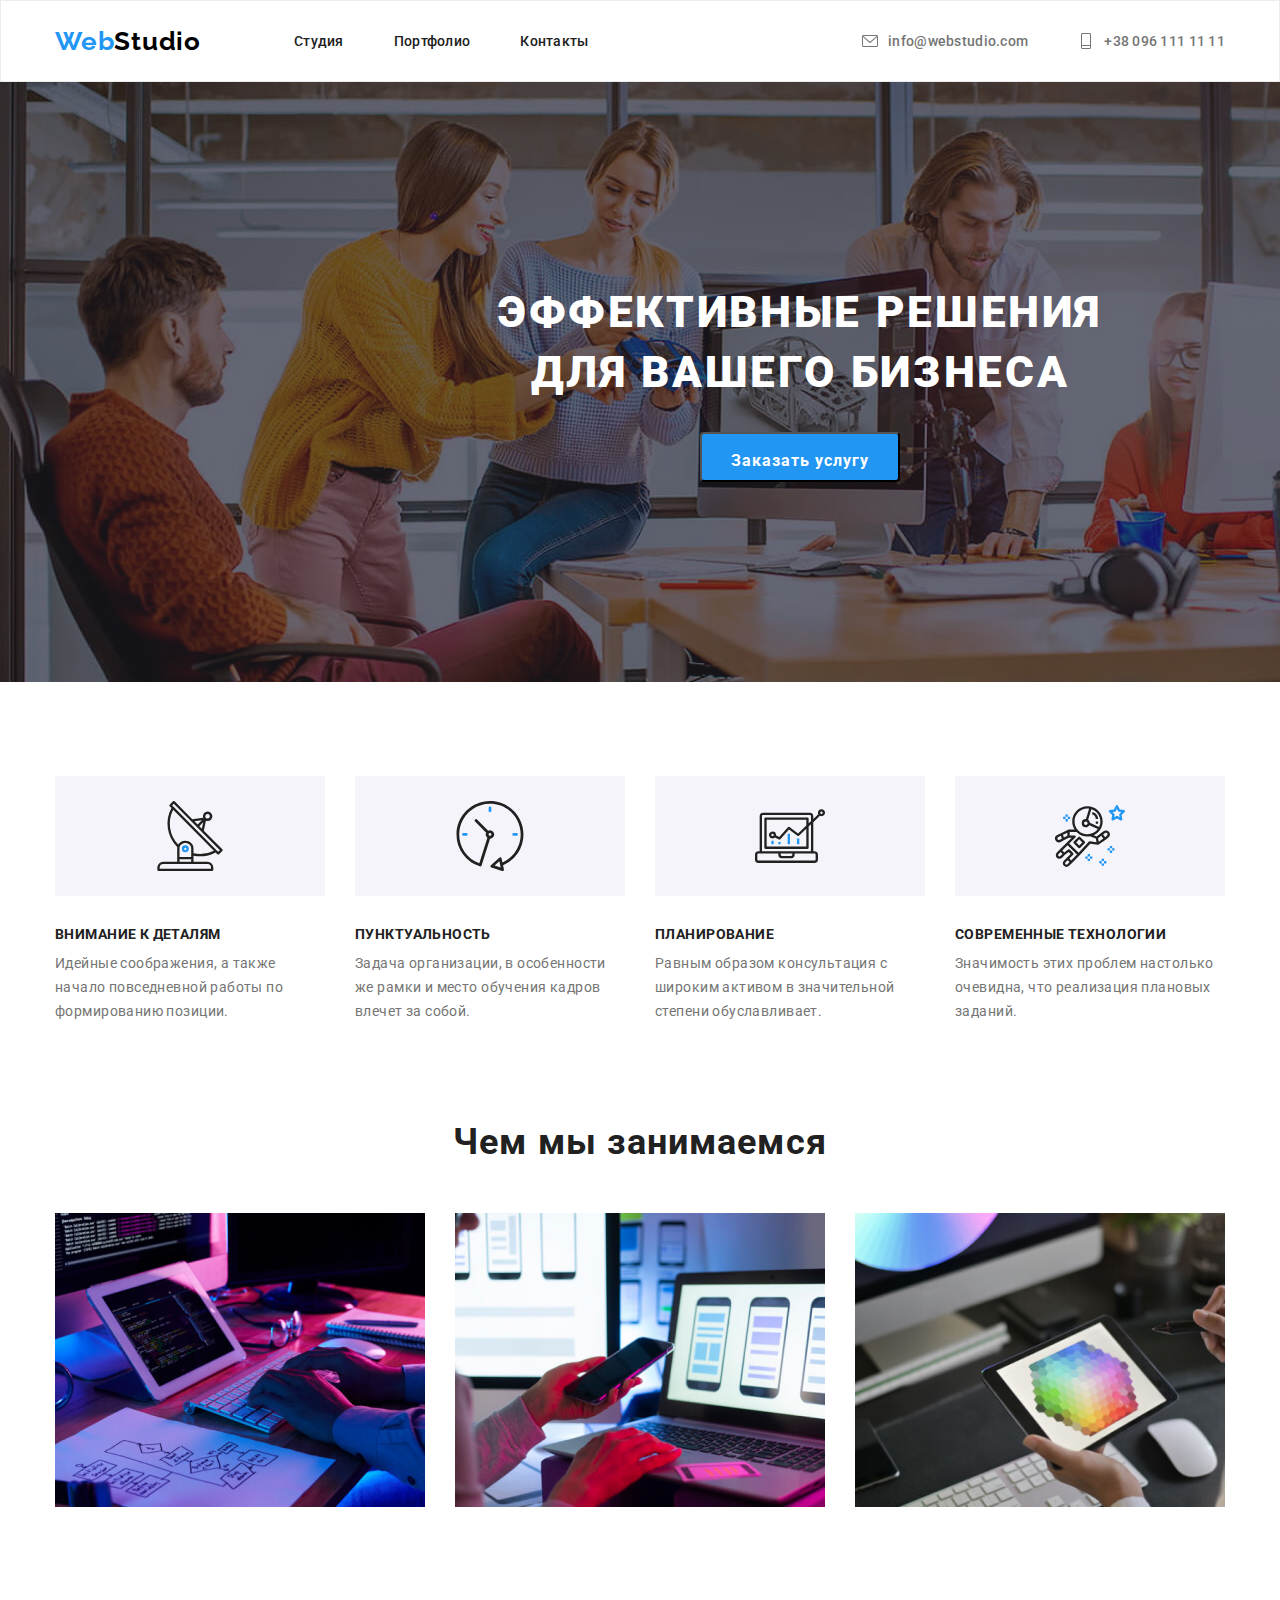
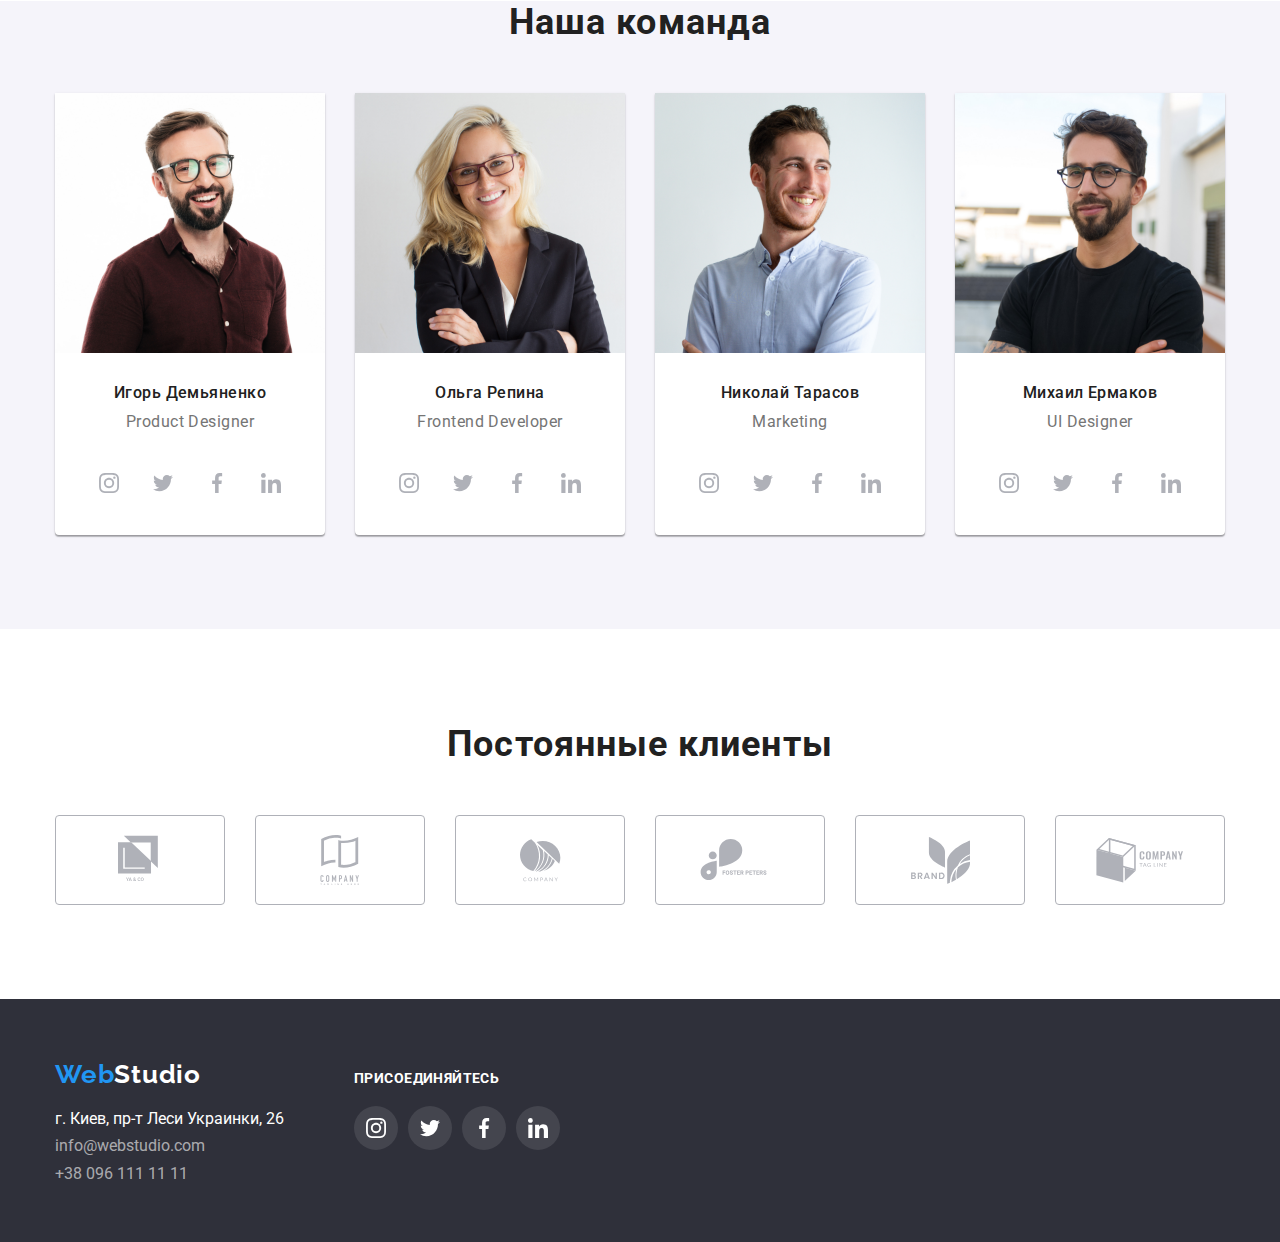
<file: index.html>
<!DOCTYPE html>
<html lang="ru">
  <head>
    <meta charset="UTF-8" />
    <meta name="viewport" content="width=device-width, initial-scale=1.0" />
    <title>WebStudio</title>
    <link
      rel="stylesheet"
      href="https://cdnjs.cloudflare.com/ajax/libs/modern-normalize/1.0.0/modern-normalize.css"
    />
    <link
      href="https://fonts.googleapis.com/css2?family=Raleway:wght@700&family=Roboto:wght@400;500;700;900&display=swap"
      rel="stylesheet"
    />
    <link rel="stylesheet" href="./css/styles.css" />
  </head>
  <body>
    <!-------------------Header------------------------->
    <header class="header">
      <div class="conteiner">
        <nav class="navigation">
          <a
            class="logo link"
            href="./index.html"
            aria-label="логотип веб студии"
            >Web<span class="logo-light-theme">Studio</span>
          </a>
          <ul class="navigation-list list">
            <li class="navigation-list-item">
              <a class="navigation-list-link link" href="">Студия</a>
            </li>
            <li class="navigation-list-item">
              <a class="navigation-list-link link" href="./portfolio.html"
                >Портфолио</a
              >
            </li>
            <li class="navigation-list-item">
              <a class="navigation-list-link link" href="">Контакты</a>
            </li>
          </ul>
        </nav>
        <address class="address">
          <ul class="address-list list">
            <li class="address-item">
              <a class="address-link link" href="mailto:info@webstudio.com">
                <svg class="address-link-icon">
                  <use href="./images/sprite.svg#mail"></use>
                </svg>
                info@webstudio.com
              </a>
            </li>
            <li class="address-item">
              <a class="address-link link" href="tel:+380961111111">
                <svg class="address-link-icon">
                  <use href="./images/sprite.svg#phone"></use>
                </svg>
                +38 096 111 11 11
              </a>
            </li>
          </ul>
        </address>
      </div>
    </header>

    <main>
      <!------------------Hero------------------>
      <section class="hero">
        <div class="conteiner">
          <h1 class="hero-title">Эффективные решения для вашего бизнеса</h1>
          <button class="modal-button" type="button">Заказать услугу</button>
        </div>
      </section>

      <!----------------How we work------------->
      <section class="how-we-work">
        <div class="conteiner">
          <ul class="how-we-work-list list">
            <li class="how-we-work-item">
              <h3 class="how-we-work-title">Внимание к деталям</h3>
              <p class="how-we-work-text">
                Идейные соображения, а также начало повседневной работы по
                формированию позиции.
              </p>
            </li>
            <li class="how-we-work-item">
              <h3 class="how-we-work-title">Пунктуальность</h3>
              <p class="how-we-work-text">
                Задача организации, в особенности же рамки и место обучения
                кадров влечет за собой.
              </p>
            </li>
            <li class="how-we-work-item">
              <h3 class="how-we-work-title">Планирование</h3>
              <p class="how-we-work-text">
                Равным образом консультация с широким активом в значительной
                степени обуславливает.
              </p>
            </li>
            <li class="how-we-work-item">
              <h3 class="how-we-work-title">Современные технологии</h3>
              <p class="how-we-work-text">
                Значимость этих проблем настолько очевидна, что реализация
                плановых заданий.
              </p>
            </li>
          </ul>
        </div>
      </section>

      <!--------------What are we doing----------------->
      <section class="we-do">
        <div class="conteiner">
          <h2 class="title">Чем мы занимаемся</h2>
          <ul class="we-do-list list">
            <li class="we-do-list-item">
              <img
                src="./images/what-we-do/img1.jpg"
                alt="разработчик набирает код на клавиатуре"
                width="370"
                height="294"
              />
            </li>
            <li class="we-do-list-item">
              <img
                src="./images/what-we-do/img2.jpg"
                alt="разработчик сравнивает отображение сайта на смартфоне и ноутбуке"
                width="370"
                height="294"
              />
            </li>
            <li class="we-do-list-item">
              <img
                src="./images/what-we-do/img3.jpg"
                alt="разработчик подбирает цвет на графическом планшете"
                width="370"
                height="294"
              />
            </li>
          </ul>
        </div>
      </section>

      <!--------------Our team-------------------------->
      <section class="our-team">
        <div class="conteiner">
          <h2 class="title">Наша команда</h2>
          <ul class="team-list list">
            <li class="team-item">
              <img
                src="./images/our-team/img1.jpg"
                alt="Игорь Демьяненко"
                width="270"
                height="260"
              />
              <h3 class="team-title">Игорь Демьяненко</h3>
              <p class="team-subtitle">Product Designer</p>
              <ul class="social-list list">
                <li class="social-list-item">
                  <a
                    class="social-list-link"
                    href="https://www.facebook.com/psn.office.z"
                    target="blanc"
                  >
                    <svg class="social-list-svg">
                      <use href="./images/sprite.svg#instagram"></use>
                    </svg>
                  </a>
                </li>
                <li class="social-list-item">
                  <a
                    class="social-list-link"
                    href="https://www.facebook.com/psn.office.z"
                    target="blanc"
                  >
                    <svg class="social-list-svg">
                      <use href="./images/sprite.svg#twitter"></use>
                    </svg>
                  </a>
                </li>
                <li class="social-list-item">
                  <a
                    class="social-list-link"
                    href="https://www.facebook.com/psn.office.z"
                    target="blanc"
                  >
                    <svg class="social-list-svg">
                      <use href="./images/sprite.svg#facebook"></use>
                    </svg>
                  </a>
                </li>
                <li class="social-list-item">
                  <a
                    class="social-list-link"
                    href="https://www.facebook.com/psn.office.z"
                    target="blanc"
                  >
                    <svg class="social-list-svg">
                      <use href="./images/sprite.svg#linkedin"></use>
                    </svg>
                  </a>
                </li>
              </ul>
            </li>
            <li class="team-item">
              <img
                src="./images/our-team/img2.jpg"
                alt="Ольга Репина"
                width="270"
                height="260"
              />
              <h3 class="team-title">Ольга Репина</h3>
              <p class="team-subtitle">Frontend Developer</p>
              <ul class="social-list list">
                <li class="social-list-item">
                  <a
                    class="social-list-link"
                    href="https://www.facebook.com/psn.office.z"
                    target="blanc">
                    <svg class="social-list-svg">
                      <use href="./images/sprite.svg#instagram"></use>
                    </svg>
                  </a>
                </li>
                <li class="social-list-item">
                  <a
                    class="social-list-link"
                    href="https://www.facebook.com/psn.office.z"
                    target="blanc"
                  >
                    <svg class="social-list-svg">
                      <use href="./images/sprite.svg#twitter"></use>
                    </svg>
                  </a>
                </li>
                <li class="social-list-item">
                  <a
                    class="social-list-link"
                    href="https://www.facebook.com/psn.office.z"
                    target="blanc"
                  >
                    <svg class="social-list-svg">
                      <use href="./images/sprite.svg#facebook"></use>
                    </svg>
                  </a>
                </li>
                <li class="social-list-item">
                  <a
                    class="social-list-link"
                    href="https://www.facebook.com/psn.office.z"
                    target="blanc"
                  >
                    <svg class="social-list-svg">
                      <use href="./images/sprite.svg#linkedin"></use>
                    </svg>
                  </a>
                </li>
              </ul>
            </li>
            <li class="team-item">
              <img
                src="./images/our-team/img3.jpg"
                alt="Николай Тарасов"
                width="270"
                height="260"
              />
              <h3 class="team-title">Николай Тарасов</h3>
              <p class="team-subtitle">Marketing</p>
              <ul class="social-list list">
                <li class="social-list-item">
                  <a
                    class="social-list-link"
                    href="https://www.facebook.com/psn.office.z"
                    target="blanc">
                    <svg class="social-list-svg">
                      <use href="./images/sprite.svg#instagram"></use>
                    </svg>
                  </a>
                </li>
                <li class="social-list-item">
                  <a
                    class="social-list-link"
                    href="https://www.facebook.com/psn.office.z"
                    target="blanc"
                  >
                    <svg class="social-list-svg">
                      <use href="./images/sprite.svg#twitter"></use>
                    </svg>
                  </a>
                </li>
                <li class="social-list-item">
                  <a
                    class="social-list-link"
                    href="https://www.facebook.com/psn.office.z"
                    target="blanc"
                  >
                    <svg class="social-list-svg">
                      <use href="./images/sprite.svg#facebook"></use>
                    </svg>
                  </a>
                </li>
                <li class="social-list-item">
                  <a
                    class="social-list-link"
                    href="https://www.facebook.com/psn.office.z"
                    target="blanc"
                  >
                    <svg class="social-list-svg">
                      <use href="./images/sprite.svg#linkedin"></use>
                    </svg>
                  </a>
                </li>
              </ul>
            </li>
            <li class="team-item">
              <img
                src="./images/our-team/img4.jpg"
                alt="Михаил Ермаков"
                width="270"
                height="260"
              />
              <h3 class="team-title">Михаил Ермаков</h3>
              <p class="team-subtitle">UI Designer</p>
              <ul class="social-list list">
                <li class="social-list-item">
                  <a
                    class="social-list-link"
                    href="https://www.facebook.com/psn.office.z"
                    target="blanc">
                    <svg class="social-list-svg">
                      <use href="./images/sprite.svg#instagram"></use>
                    </svg>
                  </a>
                </li>
                <li class="social-list-item">
                  <a
                    class="social-list-link"
                    href="https://www.facebook.com/psn.office.z"
                    target="blanc"
                  >
                    <svg class="social-list-svg">
                      <use href="./images/sprite.svg#twitter"></use>
                    </svg>
                  </a>
                </li>
                <li class="social-list-item">
                  <a
                    class="social-list-link"
                    href="https://www.facebook.com/psn.office.z"
                    target="blanc"
                  >
                    <svg class="social-list-svg">
                      <use href="./images/sprite.svg#facebook"></use>
                    </svg>
                  </a>
                </li>
                <li class="social-list-item">
                  <a
                    class="social-list-link"
                    href="https://www.facebook.com/psn.office.z"
                    target="blanc"
                  >
                    <svg class="social-list-svg">
                      <use href="./images/sprite.svg#linkedin"></use>
                    </svg>
                  </a>
                </li>
              </ul>
            </li>
          </ul>
        </div>
      </section>
      <!-------------------Clients----------------------->
      <section class="clients">
        <div class="conteiner">
          <h2 class="title">Постоянные клиенты</h2>
          <ul class="clients-list list">
            <li class="clients-list-item">
              <a class="clients-list-link" href="">
                <svg width="44" height="50" class="clients-list-svg">
                  <use href="./images/sprite.svg#logo-1"></use>
                </svg>
              </a>
            </li>
            <li class="clients-list-item">
              <a class="clients-list-link" href="">
                <svg width="40" height="50" class="clients-list-svg">
                  <use href="./images/sprite.svg#logo-2"></use>
                </svg>
              </a>
            </li>
            <li class="clients-list-item">
              <a class="clients-list-link" href="">
                <svg width="41" height="43" class="clients-list-svg">
                  <use href="./images/sprite.svg#logo-3"></use>
                </svg>
              </a>
            </li>
            <li class="clients-list-item">
              <a class="clients-list-link" href="">
                <svg width="80" height="42" class="clients-list-svg">
                  <use href="./images/sprite.svg#logo-4"></use>
                </svg>
              </a>
            </li>
            <li class="clients-list-item">
              <a class="clients-list-link" href="">
                <svg width="59" height="47" class="clients-list-svg">
                  <use href="./images/sprite.svg#logo-5"></use>
                </svg>
              </a>
            </li>
            <li class="clients-list-item">
              <a class="clients-list-link" href="">
                <svg width="88" height="45" class="clients-list-svg">
                  <use href="./images/sprite.svg#logo-6"></use>
                </svg>
              </a>
            </li>
          </ul>
        </div>
      </section>
    </main>

    <!-------------------Footer----------------------->
    <footer class="footer">
      <div class="conteiner">
        <div class="footer-conteiner">
          <div class="footer-address">
            <a class="logo link" href="./index.html" aria-label="логотип веб студии">Web<span
                class="logo-dark-theme">Studio</span>
            </a>
            <address class="address">
              <ul class="addres-list list">
                <li class="address-item">
                  <a class="address-link-map link" href="https://goo.gl/maps/ERs9jYJyFuvsWHTVA" target="blank">г. Киев, пр-т
                    Леси Украинки, 26</a>
                </li>
                <li class="address-item">
                  <a class="address-link-mail link" href="mailto:info@webstudio.com">info@webstudio.com</a>
                </li>
                <li class="address-item">
                  <a class="address-link-phone link" href="tel:+380961111111">+38 096 111 11 11</a>
                </li>
              </ul>
            </address>
          </div>
          <div class="footer-social-links">
            <h3 class="social-links-title">ПРИСОЕДИНЯЙТЕСЬ</h3>
            <ul class="social-links-list list">
              <li class="social-list-item">
                <a class="social-list-link" href="https://www.facebook.com/psn.office.z" target="blanc">
                  <svg class="social-list-svg">
                    <use href="./images/sprite.svg#instagram"></use>
                  </svg>
                </a>
              </li>
              <li class="social-list-item">
                <a class="social-list-link" href="https://www.facebook.com/psn.office.z" target="blanc">
                  <svg class="social-list-svg">
                    <use href="./images/sprite.svg#twitter"></use>
                  </svg>
                </a>
              </li>
              <li class="social-list-item">
                <a class="social-list-link" href="https://www.facebook.com/psn.office.z" target="blanc">
                  <svg class="social-list-svg">
                    <use href="./images/sprite.svg#facebook"></use>
                  </svg>
                </a>
              </li>
              <li class="social-list-item">
                <a class="social-list-link" href="https://www.facebook.com/psn.office.z" target="blanc">
                  <svg class="social-list-svg">
                    <use href="./images/sprite.svg#linkedin"></use>
                  </svg>
                </a>
              </li>
            </ul>
    
          </div>
        </div>
      </div>
    </footer>
  </body>
</html>
</file>
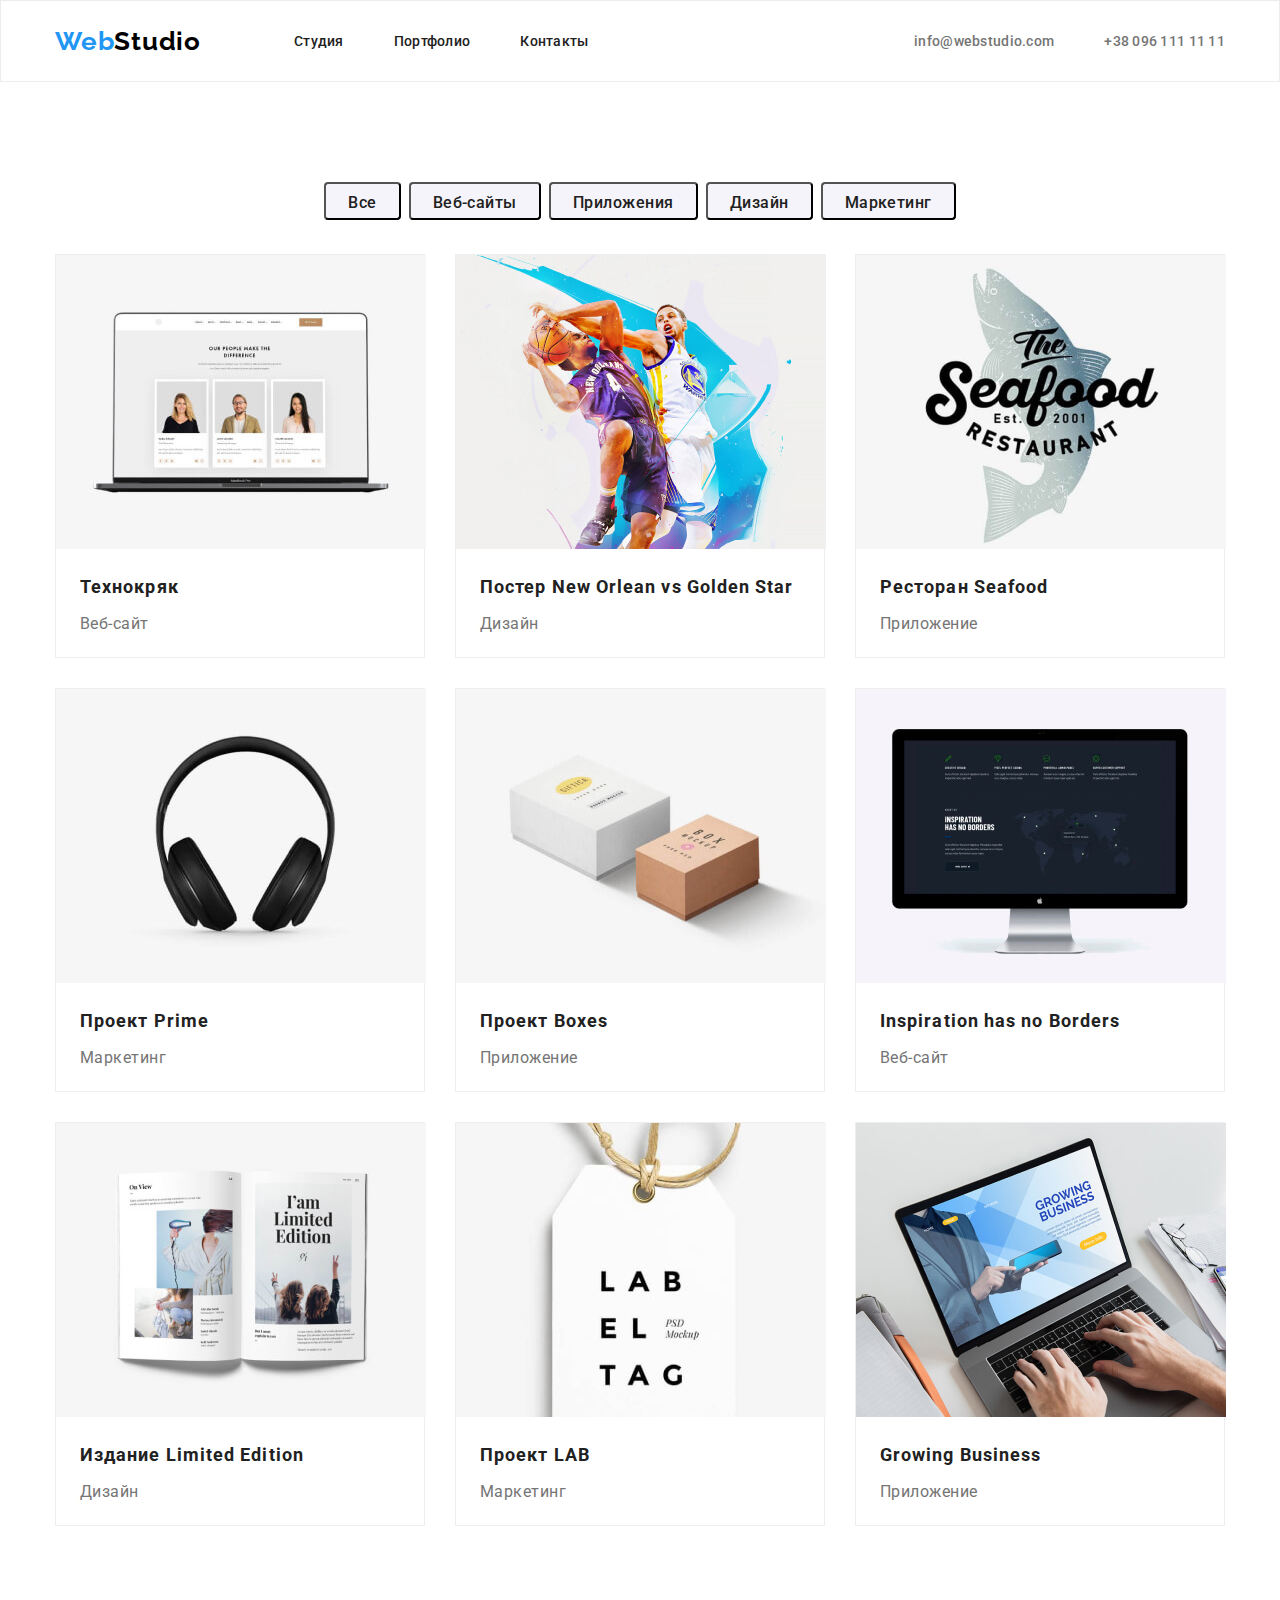
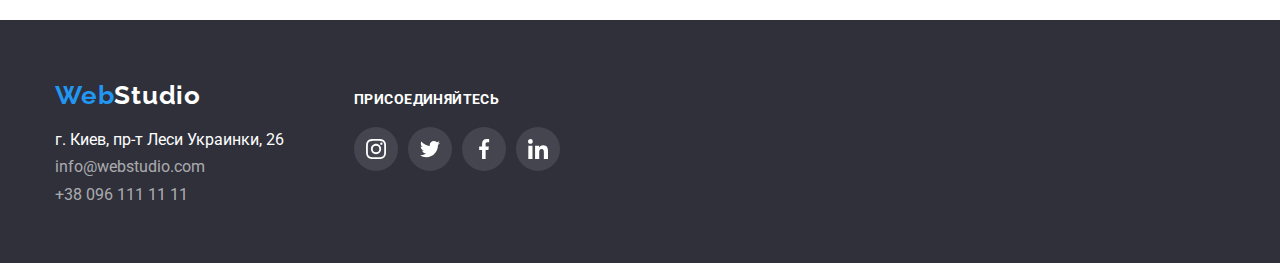
<file: portfolio.html>
<!DOCTYPE html>
<html lang="ru">
  <head>
    <meta charset="UTF-8" />
    <meta name="viewport" content="width=device-width, initial-scale=1.0" />
    <title>Portfolio</title>
    <link
      rel="stylesheet"
      href="https://cdnjs.cloudflare.com/ajax/libs/modern-normalize/1.0.0/modern-normalize.css"
    />
    <link
      href="https://fonts.googleapis.com/css2?family=Raleway:wght@700&family=Roboto:wght@400;500;700;900&display=swap"
      rel="stylesheet"
    />
    <link rel="stylesheet" href="./css/styles.css" />
  </head>
  <body>
    <!--------------Header----------------->
    <header class="header">
      <div class="conteiner">
        <nav class="navigation">
          <a
            class="logo link"
            href="./index.html"
            aria-label="логотип веб студии"
            >Web<span class="logo-light-theme">Studio</span>
          </a>
          <ul class="navigation-list list">
            <li class="navigation-list-item">
              <a class="navigation-list-link link" href="./index.html"
                >Студия</a
              >
            </li>
            <li class="navigation-list-item">
              <a class="navigation-list-link link" href="./portfolio.html"
                >Портфолио</a
              >
            </li>
            <li class="navigation-list-item">
              <a class="navigation-list-link link" href="">Контакты</a>
            </li>
          </ul>
        </nav>
        <address class="address">
          <ul class="address-list list">
            <li class="address-item">
              <a class="address-link link" href="mailto:info@webstudio.com"
                >info@webstudio.com
              </a>
            </li>
            <li class="address-item">
              <a class="address-link link" href="tel:+380961111111"
                >+38 096 111 11 11
              </a>
            </li>
          </ul>
        </address>
      </div>
    </header>

    <main>
      <!------------------Selection button------------------->
      <section class="selection-button">
        <div class="conteiner">
          <ul class="button-list list">
            <li class="button-item">
              <button class="button-link" type="button">Все</button>
            </li>
            <li class="button-item">
              <button class="button-link" type="button">Веб-сайты</button>
            </li>
            <li class="button-item">
              <button class="button-link" type="button">Приложения</button>
            </li>
            <li class="button-item">
              <button class="button-link" type="button">Дизайн</button>
            </li>
            <li class="button-item">
              <button class="button-link" type="button">Маркетинг</button>
            </li>
          </ul>
        </div>
      </section>

      <!----------------portfolio------------------>
      <section class="portfolio">
        <div class="conteiner">
          <ul class="portfolio-list list">
            <li class="portfolio-list-item">
              <img
                src="./images/portfolio/img.jpg"
                alt=""
                width="370"
                height="294"
              />
              <h3 class="portfolio-title">Технокряк</h3>
              <p class="portfolio-subtitle">Веб-сайт</p>
            </li>
            <li class="portfolio-list-item">
              <img
                src="./images/portfolio/img-1.jpg"
                alt=""
                width="370"
                height="294"
              />
              <h3 class="portfolio-title">Постер New Orlean vs Golden Star</h3>
              <p class="portfolio-subtitle">Дизайн</p>
            </li>
            <li class="portfolio-list-item">
              <img
                src="./images/portfolio/img-2.jpg"
                alt=""
                width="370"
                height="294"
              />
              <h3 class="portfolio-title">Ресторан Seafood</h3>
              <p class="portfolio-subtitle">Приложение</p>
            </li>
            <li class="portfolio-list-item">
              <img
                src="./images/portfolio/img-3.jpg"
                alt=""
                width="370"
                height="294"
              />
              <h3 class="portfolio-title">Проект Prime</h3>
              <p class="portfolio-subtitle">Маркетинг</p>
            </li>
            <li class="portfolio-list-item">
              <img
                src="./images/portfolio/img-4.jpg"
                alt=""
                width="370"
                height="294"
              />
              <h3 class="portfolio-title">Проект Boxes</h3>
              <p class="portfolio-subtitle">Приложение</p>
            </li>
            <li class="portfolio-list-item">
              <img
                src="./images/portfolio/img-5.jpg"
                alt=""
                width="370"
                height="294"
              />
              <h3 class="portfolio-title">Inspiration has no Borders</h3>
              <p class="portfolio-subtitle">Веб-сайт</p>
            </li>
            <li class="portfolio-list-item">
              <img
                src="./images/portfolio/img-6.jpg"
                alt=""
                width="370"
                height="294"
              />
              <h3 class="portfolio-title">Издание Limited Edition</h3>
              <p class="portfolio-subtitle">Дизайн</p>
            </li>
            <li class="portfolio-list-item">
              <img
                src="./images/portfolio/img-7.jpg"
                alt=""
                width="370"
                height="294"
              />
              <h3 class="portfolio-title">Проект LAB</h3>
              <p class="portfolio-subtitle">Маркетинг</p>
            </li>
            <li class="portfolio-list-item">
              <img
                src="./images/portfolio/img-8.jpg"
                alt=""
                width="370"
                height="294"
              />
              <h3 class="portfolio-title">Growing Business</h3>
              <p class="portfolio-subtitle">Приложение</p>
            </li>
          </ul>
        </div>
      </section>
    </main>

    <!----------------------Footer---------------------->
    <footer class="footer">
      <div class="conteiner">
        <div class="footer-conteiner">
          <div class="footer-address">
            <a class="logo link" href="./index.html" aria-label="логотип веб студии">Web<span
                class="logo-dark-theme">Studio</span>
            </a>
            <address class="address">
              <ul class="addres-list list">
                <li class="address-item">
                  <a class="address-link-map link" href="https://goo.gl/maps/ERs9jYJyFuvsWHTVA" target="blank">г. Киев, пр-т
                    Леси Украинки, 26</a>
                </li>
                <li class="address-item">
                  <a class="address-link-mail link" href="mailto:info@webstudio.com">info@webstudio.com</a>
                </li>
                <li class="address-item">
                  <a class="address-link-phone link" href="tel:+380961111111">+38 096 111 11 11</a>
                </li>
              </ul>
            </address>
          </div>
          <div class="footer-social-links">
            <h3 class="social-links-title">ПРИСОЕДИНЯЙТЕСЬ</h3>
            <ul class="social-links-list list">
              <li class="social-list-item">
                <a class="social-list-link" href="https://www.facebook.com/psn.office.z" target="blanc">
                  <svg class="social-list-svg">
                    <use href="./images/sprite.svg#instagram"></use>
                  </svg>
                </a>
              </li>
              <li class="social-list-item">
                <a class="social-list-link" href="https://www.facebook.com/psn.office.z" target="blanc">
                  <svg class="social-list-svg">
                    <use href="./images/sprite.svg#twitter"></use>
                  </svg>
                </a>
              </li>
              <li class="social-list-item">
                <a class="social-list-link" href="https://www.facebook.com/psn.office.z" target="blanc">
                  <svg class="social-list-svg">
                    <use href="./images/sprite.svg#facebook"></use>
                  </svg>
                </a>
              </li>
              <li class="social-list-item">
                <a class="social-list-link" href="https://www.facebook.com/psn.office.z" target="blanc">
                  <svg class="social-list-svg">
                    <use href="./images/sprite.svg#linkedin"></use>
                  </svg>
                </a>
              </li>
            </ul>
    
          </div>
        </div>
      </div>
    </footer>
  </body>
</html>
</file>
<file: css/styles.css>
/*
Raleway 700
Roboto normal 400, 500, 700, 900
*/

:root {
  --main-font: "Roboto", sans-serif;
  --secondary-font: "Raleway", sans-serif;
  --accent-color: #2196f3;
  --main-color: #212121;
  --secondary-color: #757575;
}

*,
*::before,
*::after {
  margin: 0;
  padding: 0;
}

body {
  font-family: var(--main-font);
  font-style: normal;
}

.list {
  list-style: none;
}

.link {
  text-decoration: none;
}

.address {
  font-style: normal;
}

.conteiner {
  width: 1200px;
  padding: 0 15px;
  margin: 0 auto;
}

img {
  display: block;
}

/*==================== Header ==============*/
.header {
  border: 1px solid #ececec;
}

.header .conteiner {
  display: flex;
  align-items: center;
}

.navigation {
  display: flex;
  align-items: center;
}

.navigation-list {
  display: flex;
}

.header .address-list {
  display: flex;
}

.logo {
  margin-right: 93px;
}

.navigation-list-item:not(:last-child) {
  margin-right: 50px;
}

.header .address {
  margin-left: auto;
}

.header .address-item:not(:last-child) {
  margin-right: 50px;
}

.logo {
  font-family: var(--secondary-font);
  font-style: normal;
  font-weight: 700;
  font-size: 26px;
  line-height: 1.192;
  letter-spacing: 0.03em;
  color: #2196f3;
}

.logo-light-theme {
  color: #000000;
}

.logo-dark-theme {
  color: #ffffff;
}

.navigation-list-link {
  display: flex;
  padding-top: 32px;
  padding-bottom: 32px;
  font-weight: 500;
  font-size: 14px;
  line-height: 1.143;
  letter-spacing: 0.02em;
  color: #212121;
}

.address-link {
  display: flex;
  font-weight: 500;
  font-size: 14px;
  line-height: 1.143;
  letter-spacing: 0.02em;
  color: #757575;
}

.navigation-list-link:hover,
:focus,
.address-link:hover,
:focus {
  color: var(--accent-color);
}

.address-link-icon {
  width: 16px;
  height: 16px;
  margin-right: 10px;
  fill: #757575;
}

.address-link:hover .address-link-icon {
  fill: var(--accent-color);
}
.address-link:focus .address-link-icon {
  fill: var(--accent-color);
}
/*==================== Header end ==============*/

/*==================== HERO ==============*/
/* .hero {
  background-color: #2f303a;
} */

.hero .conteiner {
  width: 1600px;
  height: 600px;
  padding-top: 200px;
  padding-bottom: 280px;
  background-image: linear-gradient(
      rgba(47, 48, 58, 0.4),
      rgba(47, 48, 58, 0.4)
    ),
    url("../images/hero/hero.jpg");
}

.hero-title {
  font-weight: 900;
  font-size: 44px;
  line-height: 1.364;
  text-align: center;
  letter-spacing: 0.06em;
  text-transform: uppercase;
  color: #ffffff;
  max-width: 700px;
  margin: 0px auto;
  margin-bottom: 30px;
}

.modal-button {
  font-family: var(--main-font);
  font-style: normal;
  font-weight: 700;
  font-size: 16px;
  line-height: 1.875;
  letter-spacing: 0.06em;
  color: #ffffff;
  padding: 12px;
  min-width: 200px;
  height: 50px;
  background: #2196f3;
  border-radius: 4px;
  display: block;
  margin: 0 auto;
}
/*==================== HERO end================*/

/* ================== HOW-WE-WORK================ */
.how-we-work .conteiner {
  display: flex;
}

.how-we-work-list {
  display: flex;
  padding-top: 94px;
  padding-bottom: 94px;
}

.how-we-work-item:not(:last-child) {
  margin-right: 30px;
}

.how-we-work-title {
  padding-bottom: 10px;
  font-weight: 700;
  font-size: 14px;
  line-height: 1.143;
  letter-spacing: 0.03em;
  text-transform: uppercase;
  color: #212121;
}
.how-we-work-text {
  width: 270px;
  height: 75px;
  font-weight: 400;
  font-size: 14px;
  line-height: 1.714;
  letter-spacing: 0.03em;
  color: #757575;
}

.how-we-work-item::before {
  content: "";
  display: block;
  width: 270px;
  height: 120px;
  background-color: #f5f4fa;
  margin-bottom: 30px;
}

.how-we-work-item:nth-child(1)::before {
  content: "";
  background-image: url("../images/features/antenna.svg");
  background-position: center;
  background-repeat: no-repeat;
}

.how-we-work-item:nth-child(2)::before {
  content: "";
  background-image: url("../images/features/clock.svg");
  background-position: center;
  background-repeat: no-repeat;
}

.how-we-work-item:nth-child(3)::before {
  content: "";
  background-image: url("../images/features/diagram.svg");
  background-position: center;
  background-repeat: no-repeat;
}

.how-we-work-item:nth-child(4)::before {
  content: "";
  background-image: url("../images/features/astronaut.svg");
  background-position: center;
  background-repeat: no-repeat;
}
/* ================== HOW-WE-WORK end ================ */

/* ================== What are we doing ================ */
.we-do-list {
  display: flex;
  padding-bottom: 94px;
}

.we-do .we-do-list-item:not(:last-child) {
  margin-right: 30px;
}

.title {
  font-weight: 700;
  font-size: 36px;
  line-height: 1.167;
  text-align: center;
  letter-spacing: 0.03em;
  color: #212121;
  margin-bottom: 50px;
}
/* ================== What are we doing end ================ */

/* ================== Our team ================ */
.our-team {
  background-color: #f5f4fa;
}

.team-list {
  display: flex;
  padding-bottom: 94px;
}

.team-item {
  width: 270px;
  background: #ffffff;
  border-radius: 0px 0px 4px 4px;
  box-shadow: 0px 1px 3px rgba(0, 0, 0, 0.12), 0px 1px 1px rgba(0, 0, 0, 0.14),
    0px 2px 1px rgba(0, 0, 0, 0.2);
  padding-bottom: 30px;
}

.team-item:not(:last-child) {
  margin-right: 30px;
}

.team-title {
  font-weight: 500;
  font-size: 16px;
  line-height: 1.188;
  text-align: center;
  letter-spacing: 0.03em;
  color: #212121;
  padding-top: 30px;
  padding-bottom: 10px;
}

.team-subtitle {
  font-weight: 400;
  font-size: 16px;
  line-height: 1.188;
  text-align: center;
  letter-spacing: 0.03em;
  color: #757575;
  margin-bottom: 30px;
}

.social-list {
  display: flex;
  justify-content: space-between;
  margin: 0 32px;
  /* padding: 0 32px; */
  /*margin or padding?????????*/
}

.social-list-link {
  display: flex;
  align-items: center;
  justify-content: center;
  width: 44px;
  height: 44px;
  border-radius: 50%;
}

.social-list-svg {
  width: 20px;
  height: 20px;
  fill: #afb1b8;
}

.social-list-link:hover {
  background-color: var(--accent-color);
}
.social-list-link:hover .social-list-svg {
  fill: #ffffff;
}

/* ================== Our team end ================ */

/* ================== Clients ================ */
.clients {
  padding-top: 94px;
}
.clients-list {
  display: flex;
  justify-content: space-between;
  padding-bottom: 94px;
}

.clients-list-link {
  display: flex;
  align-items: center;
  justify-content: center;
  width: 170px;
  height: 90px;
  border: 1px solid #afb1b8;
  border-radius: 4px;
}

.clients-list-svg {
  fill: #afb1b8;
}

.clients-list-link:hover {
  border-color: var(--accent-color);
}
.clients-list-link:hover .clients-list-svg {
  fill: var(--accent-color);
}

/* ================== Clients end ================ */

/* ================== Footer ================ */
.footer {
  background-color: #2f303a;
}
.footer .logo {
  display: inline-block;
  padding-top: 60px;
  padding-bottom: 20px;
}
.footer .address {
  padding-bottom: 50px;
  margin-right: 70px;
}
.footer .address-item {
  padding-bottom: 9px;
}

.footer-conteiner {
  display: flex;
  align-items: baseline;
}

.address-link-map {
  color: #ffffff;
}

.address-link-phone {
  color: rgba(255, 255, 255, 0.6);
}
.address-link-mail {
  color: rgba(255, 255, 255, 0.6);
}

.social-links-list {
  display: flex;
  align-items: baseline;
  margin-top: 20px;
}
.footer-social-links .social-list-link {
  background-color: rgba(255, 255, 255, 0.1);
}
.footer-social-links .social-list-item:not(:last-child) {
  margin-right: 10px;
}

.footer-social-links .social-list-svg {
  fill: #ffffff;
}
.footer-social-links .social-list-link:hover {
  background-color: var(--accent-color);
}
.social-links-title {
  font-weight: bold;
  font-size: 14px;
  line-height: 16px;
  letter-spacing: 0.03em;
  text-transform: uppercase;

  color: #ffffff;
}
/* ================== Footer end ================ */

/* ================== PORTFOLIO PAGE ================ */

/* ================== Button ================ */
.button-list {
  display: flex;
  justify-content: center;
}

.selection-button .button-link:hover {
  background-color: var(--accent-color);
  color: #ffffff;
  cursor: pointer;
}

.selection-button .button-link:focus {
  background-color: var(--accent-color);
  color: #ffffff;
}

.button-link {
  font-family: var(--main-font);
  font-style: normal;
  font-weight: 500;
  font-size: 16px;
  line-height: 1.625;
  text-align: center;
  letter-spacing: 0.03em;
  color: #212121;
  background-color: #f5f4fa;
  height: 38px;
  padding: 6px 22px;
  border-radius: 4px;
}

.selection-button .button-item:not(:last-child) {
  margin-right: 8px;
}
.selection-button .button-list {
  padding-top: 100px;
  padding-bottom: 34px;
}

/* ================== Button end ================ */
.portfolio .portfolio-list {
  display: flex;
  flex-wrap: wrap;
}
.portfolio-list-item {
  width: 370px;
  height: 404px;
  background: #ffffff;
  border: 1px solid #eeeeee;
}
.portfolio-list-item:not(:nth-child(3n)) {
  margin-right: 30px;
}
.portfolio-list-item:not(:nth-last-child(-n + 3)) {
  margin-bottom: 30px;
}

.portfolio-list {
  padding-bottom: 94px;
}

.portfolio-title {
  font-weight: 700;
  font-size: 18px;
  line-height: 2;
  letter-spacing: 0.06em;
  color: #212121;
  padding: 20px 24px 4px;
}
.portfolio-subtitle {
  font-weight: 400;
  font-size: 16px;
  line-height: 1.875;
  letter-spacing: 0.03em;
  color: #757575;
  padding: 0px 24px 20px;
}

.portfolio-list-item :hover :focus,
.portfolio-list-item:hover,
:focus {
  box-shadow: 0px 1px 1px rgba(0, 0, 0, 0.12), 0px 4px 4px rgba(0, 0, 0, 0.06),
    1px 4px 6px rgba(0, 0, 0, 0.16);
  cursor: pointer;
}
</file>
